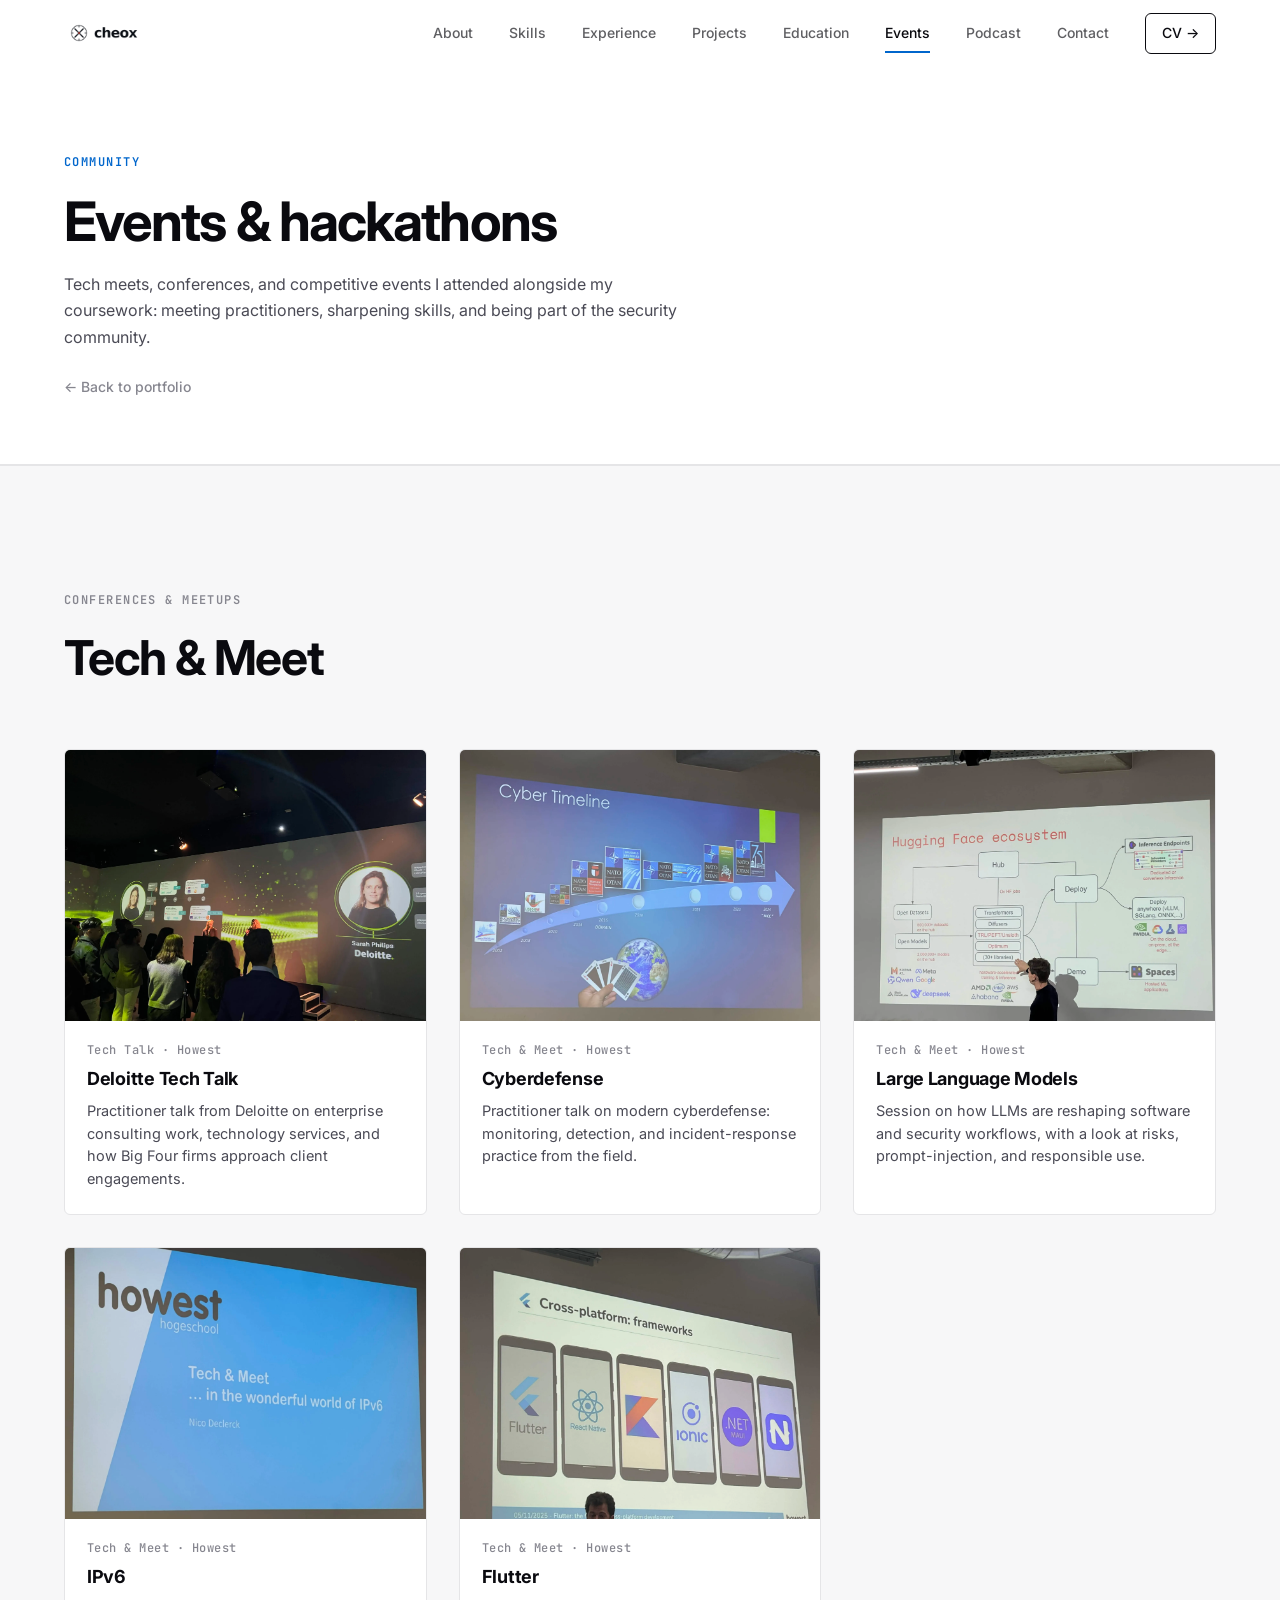
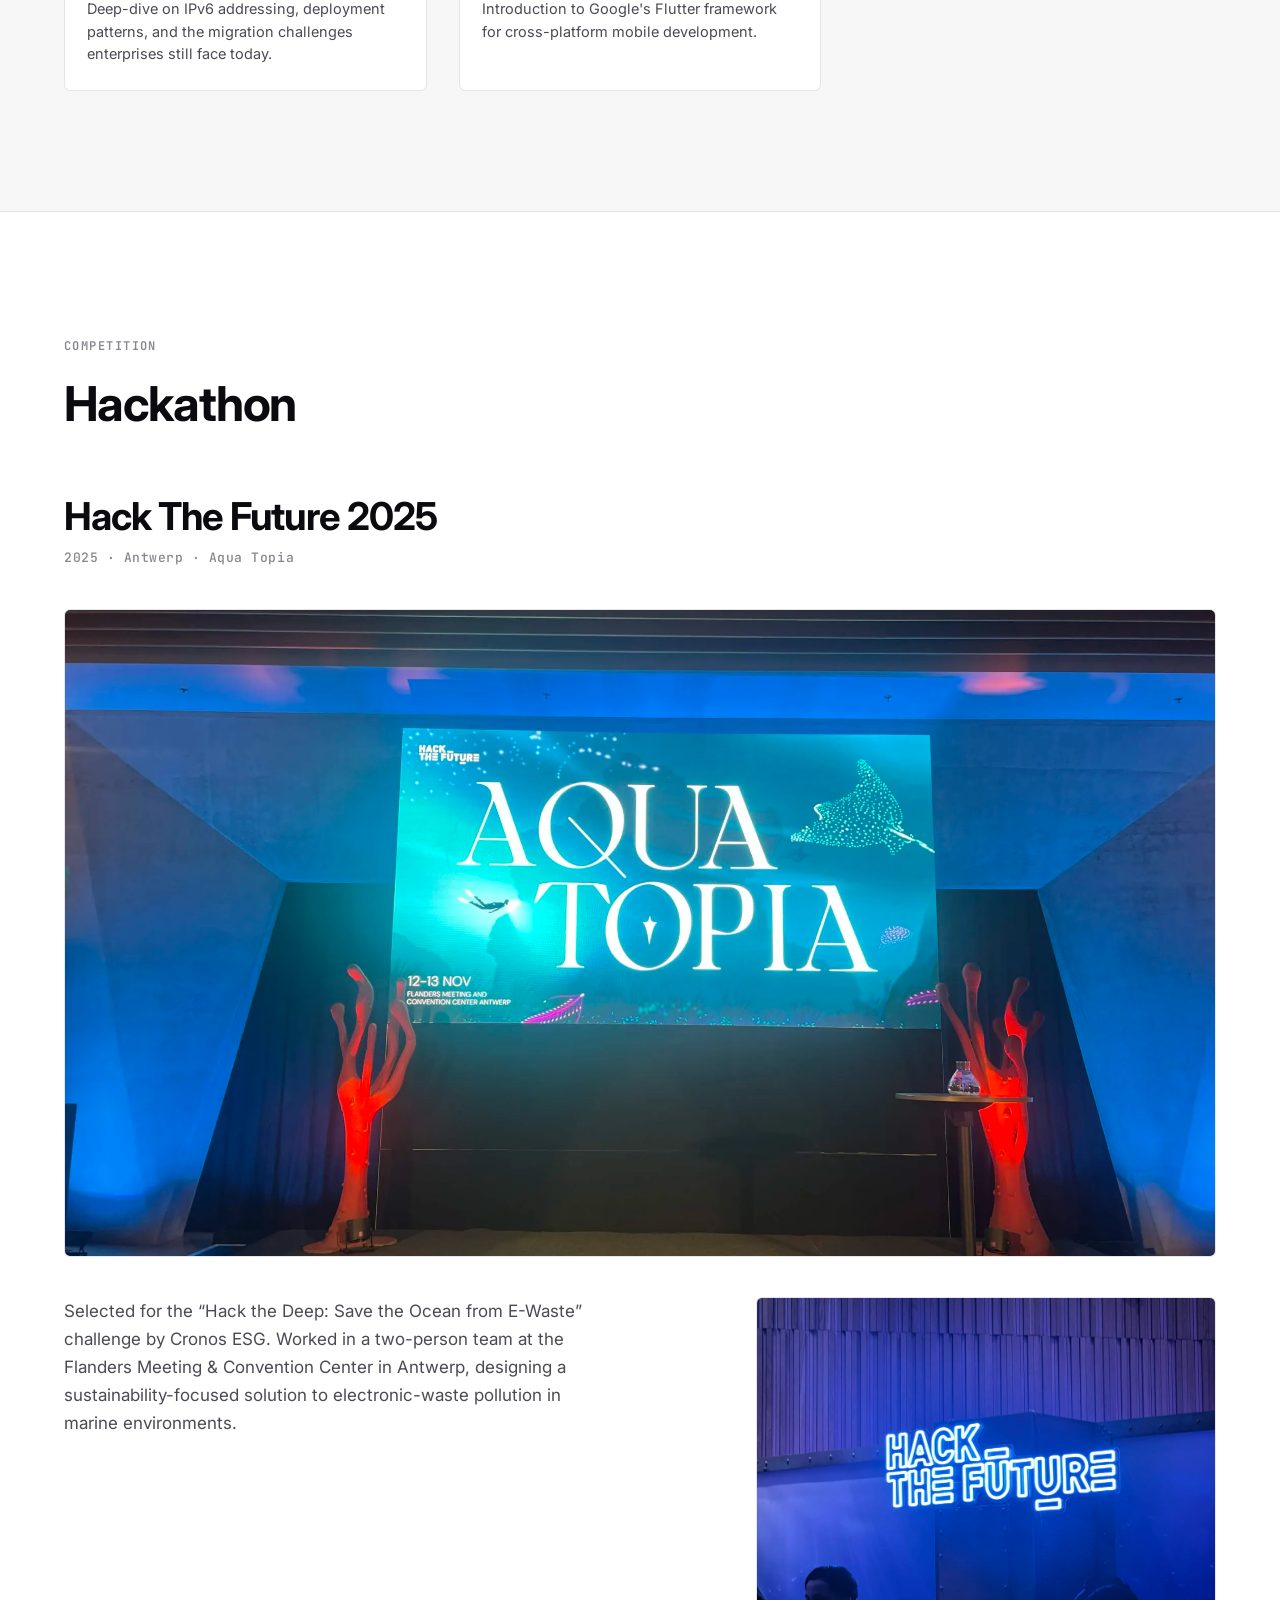
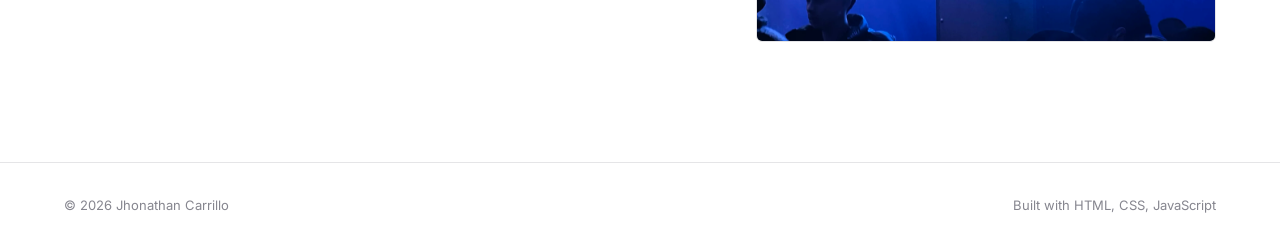
<file: events.html>
<!DOCTYPE html>
<html lang="en">
<head>
    <meta charset="UTF-8">
    <meta name="viewport" content="width=device-width, initial-scale=1.0">
    <title>Events & Hackathons | Jhonathan Carrillo</title>
    <meta name="description" content="Tech meets, conferences, and hackathons attended by Jhonathan Carrillo alongside his cybersecurity studies.">
    <link rel="preconnect" href="https://fonts.googleapis.com">
    <link rel="preconnect" href="https://fonts.gstatic.com" crossorigin>
    <link href="https://fonts.googleapis.com/css2?family=Inter:wght@400;500;600;700&family=JetBrains+Mono:wght@400;500&display=swap" rel="stylesheet">
    <link rel="stylesheet" href="css/style.css">
</head>
<body class="is-subpage">

    <header class="site-header" id="siteHeader">
        <div class="container site-header__inner">
            <a href="index.html" class="brand" aria-label="Cheox — Jhonathan Carrillo, home">
                <img src="img/cheox-logo-horizontal.png" alt="Cheox" class="brand__logo">
            </a>
            <nav class="nav" id="primaryNav">
                <a href="index.html#about">About</a>
                <a href="index.html#skills">Skills</a>
                <a href="index.html#experience">Experience</a>
                <a href="index.html#projects">Projects</a>
                <a href="index.html#education">Education</a>
                <a href="events.html" class="is-active">Events</a>
                <a href="podcast.html">Podcast</a>
                <a href="index.html#contact">Contact</a>
                <a href="files/JhonathanCV.pdf" target="_blank" rel="noopener" class="nav__cv">CV &rarr;</a>
            </nav>
            <button class="nav-toggle" id="navToggle" aria-label="Open menu" aria-expanded="false">
                <span></span><span></span><span></span>
            </button>
        </div>
    </header>

    <main>

        <!-- Page intro -->
        <section class="page-intro">
            <div class="container">
                <p class="eyebrow eyebrow--accent reveal">Community</p>
                <h1 class="page-intro__title reveal">Events &amp; hackathons</h1>
                <p class="page-intro__lede reveal">
                    Tech meets, conferences, and competitive events I attended alongside my
                    coursework: meeting practitioners, sharpening skills, and being part of
                    the security community.
                </p>
                <p class="page-intro__back reveal">
                    <a href="index.html">&larr; Back to portfolio</a>
                </p>
            </div>
        </section>

        <!-- Tech & Meet -->
        <section class="section section--alt" id="techmeet">
            <div class="container">
                <p class="eyebrow reveal">Conferences &amp; meetups</p>
                <h2 class="section__title reveal">Tech &amp; Meet</h2>

                <div class="events-grid">

                    <article class="event reveal">
                        <div class="event__media">
                            <img src="img/deloitte.webp" alt="Deloitte tech talk at Howest" loading="lazy">
                        </div>
                        <div class="event__body">
                            <p class="event__date">Tech Talk &middot; Howest</p>
                            <h3 class="event__title">Deloitte Tech Talk</h3>
                            <p class="event__desc">
                                Practitioner talk from Deloitte on enterprise consulting work,
                                technology services, and how Big Four firms approach client
                                engagements.
                            </p>
                        </div>
                    </article>

                    <article class="event reveal">
                        <div class="event__media">
                            <img src="img/Cyberdefense%20T%26M.webp" alt="Cyberdefense Tech & Meet session" loading="lazy">
                        </div>
                        <div class="event__body">
                            <p class="event__date">Tech &amp; Meet &middot; Howest</p>
                            <h3 class="event__title">Cyberdefense</h3>
                            <p class="event__desc">
                                Practitioner talk on modern cyberdefense: monitoring, detection,
                                and incident-response practice from the field.
                            </p>
                        </div>
                    </article>

                    <article class="event reveal">
                        <div class="event__media">
                            <img src="img/LLM%20T%26M.webp" alt="LLM Tech & Meet session" loading="lazy">
                        </div>
                        <div class="event__body">
                            <p class="event__date">Tech &amp; Meet &middot; Howest</p>
                            <h3 class="event__title">Large Language Models</h3>
                            <p class="event__desc">
                                Session on how LLMs are reshaping software and security workflows,
                                with a look at risks, prompt-injection, and responsible use.
                            </p>
                        </div>
                    </article>

                    <article class="event reveal">
                        <div class="event__media">
                            <img src="img/IPV6%20T%26M.webp" alt="IPv6 Tech & Meet session" loading="lazy">
                        </div>
                        <div class="event__body">
                            <p class="event__date">Tech &amp; Meet &middot; Howest</p>
                            <h3 class="event__title">IPv6</h3>
                            <p class="event__desc">
                                Deep-dive on IPv6 addressing, deployment patterns, and the
                                migration challenges enterprises still face today.
                            </p>
                        </div>
                    </article>

                    <article class="event reveal">
                        <div class="event__media">
                            <img src="img/Flutter%20T%26M.webp" alt="Flutter Tech & Meet session" loading="lazy">
                        </div>
                        <div class="event__body">
                            <p class="event__date">Tech &amp; Meet &middot; Howest</p>
                            <h3 class="event__title">Flutter</h3>
                            <p class="event__desc">
                                Introduction to Google's Flutter framework for cross-platform
                                mobile development.
                            </p>
                        </div>
                    </article>

                </div>
            </div>
        </section>

        <!-- Hackathon -->
        <section class="section" id="hackathon">
            <div class="container">
                <p class="eyebrow reveal">Competition</p>
                <h2 class="section__title reveal">Hackathon</h2>

                <!-- TODO: fill in title / dates / theme / role / outcome with specifics -->
                <article class="hackathon reveal">
                    <header class="hackathon__head">
                        <h3 class="hackathon__title">Hack The Future 2025</h3>
                        <p class="hackathon__meta">2025 &middot; Antwerp &middot; Aqua Topia</p>
                    </header>

                    <figure class="hackathon__main">
                        <img src="img/HACKATHON.webp" alt="Hackathon team and workspace" loading="lazy">
                    </figure>

                    <div class="hackathon__content">
                        <div class="hackathon__body">
                            <p class="hackathon__desc">
                                Selected for the &ldquo;Hack the Deep: Save the Ocean from
                                E-Waste&rdquo; challenge by Cronos ESG. Worked in a
                                two-person team at the Flanders Meeting &amp; Convention
                                Center in Antwerp, designing a sustainability-focused
                                solution to electronic-waste pollution in marine
                                environments.
                            </p>
                        </div>

                        <figure class="hackathon__sub">
                            <img src="img/Hackathon2.webp" alt="Hackathon team and workspace (second view)" loading="lazy">
                        </figure>
                    </div>
                </article>
            </div>
        </section>

    </main>

    <footer class="site-footer">
        <div class="container site-footer__inner">
            <p>&copy; 2026 Jhonathan Carrillo</p>
            <p class="site-footer__meta">
                Built with HTML, CSS, JavaScript
              
        </div>
    </footer>

    <script src="js/script.js"></script>
</body>
</html>
</file>
<file: css/style.css>
/* ============================================================
   Jhonathan Carrillo / Cybersecurity portfolio
   Enterprise-grade aesthetic (Red Hat, Accenture, Deloitte references).
   ============================================================ */

:root {
  /* Surfaces */
  --bg:           #ffffff;
  --bg-alt:       #f7f7f8;
  --bg-dark:      #0a0a0f;
  --bg-dark-deep: #050507;
  --border:       #e5e5e7;
  --border-strong:#d1d1d6;

  /* Text */
  --text:           #0a0a0f;
  --text-secondary: #4a4a55;
  --text-tertiary:  #86868f;
  --text-on-dark:           #ffffff;
  --text-on-dark-secondary: rgba(255, 255, 255, 0.7);
  --text-on-dark-tertiary:  rgba(255, 255, 255, 0.5);

  /* Accent (enterprise blue) */
  --accent:        #0066cc;
  --accent-strong: #004999;
  --accent-soft:   rgba(0, 102, 204, 0.10);

  /* Fonts */
  --font-sans: 'Inter', -apple-system, BlinkMacSystemFont, 'Segoe UI', Roboto, 'Helvetica Neue', Helvetica, Arial, sans-serif;
  --font-mono: 'JetBrains Mono', ui-monospace, SFMono-Regular, Menlo, Monaco, Consolas, monospace;

  /* Layout */
  --container: 1200px;
  --gutter: 24px;
  --header-h: 68px;
  --radius: 6px;

  /* Motion */
  --ease: cubic-bezier(0.4, 0, 0.2, 1);
  --t-fast: 180ms var(--ease);
  --t-base: 320ms var(--ease);
  --t-slow: 560ms var(--ease);
}

/* ---------- Reset ---------- */
*, *::before, *::after { box-sizing: border-box; }
* { margin: 0; padding: 0; }
html { scroll-behavior: smooth; -webkit-text-size-adjust: 100%; }
body {
  font-family: var(--font-sans);
  font-size: 16px;
  line-height: 1.6;
  color: var(--text);
  background: var(--bg);
  -webkit-font-smoothing: antialiased;
  -moz-osx-font-smoothing: grayscale;
  overflow-x: hidden;
}
img, picture { display: block; max-width: 100%; height: auto; }
ul, ol { list-style: none; }
a { color: inherit; text-decoration: none; }
button { font: inherit; background: none; border: 0; cursor: pointer; color: inherit; }

::selection { background: var(--accent); color: #fff; }

/* ---------- Layout primitives ---------- */
.container {
  width: 100%;
  max-width: var(--container);
  margin: 0 auto;
  padding: 0 var(--gutter);
}

.section {
  padding: 120px 0;
  border-top: 1px solid var(--border);
}
.section--alt { background: var(--bg-alt); }

.eyebrow {
  display: inline-block;
  font-size: 12px;
  font-weight: 600;
  letter-spacing: 0.12em;
  text-transform: uppercase;
  color: var(--text-tertiary);
  margin-bottom: 20px;
  font-family: var(--font-mono);
}
.eyebrow--accent { color: var(--accent); }

.section__title {
  font-size: clamp(2rem, 4vw, 3rem);
  font-weight: 700;
  letter-spacing: -0.025em;
  line-height: 1.15;
  margin-bottom: 64px;
  max-width: 820px;
  color: var(--text);
}

/* =====================================================
   Site header
   ===================================================== */
.site-header {
  position: fixed;
  top: 0; left: 0; right: 0;
  height: var(--header-h);
  z-index: 50;
  display: flex;
  align-items: center;
  transition: background var(--t-base), border-color var(--t-base), backdrop-filter var(--t-base);
  border-bottom: 1px solid transparent;
}
.site-header.is-scrolled {
  background: rgba(255, 255, 255, 0.85);
  backdrop-filter: saturate(180%) blur(14px);
  -webkit-backdrop-filter: saturate(180%) blur(14px);
  border-bottom-color: var(--border);
}
.site-header.on-dark {
  color: var(--text-on-dark);
}
.site-header.on-dark.is-scrolled {
  background: rgba(10, 10, 15, 0.7);
  border-bottom-color: rgba(255, 255, 255, 0.08);
}

.site-header__inner {
  display: flex;
  align-items: center;
  justify-content: space-between;
  width: 100%;
}

.brand {
  display: inline-flex;
  align-items: center;
  height: 100%;
  color: inherit;
  transition: opacity var(--t-fast);
}
.brand:hover { opacity: 0.75; }

.brand__logo {
  height: 30px;
  width: auto;
  display: block;
  transition: filter var(--t-fast);
}
/* On the dark hero, invert the black logo to a clean white silhouette */
.site-header.on-dark .brand__logo {
  filter: brightness(0) invert(1);
}

.nav {
  display: flex;
  align-items: center;
  gap: 36px;
}
.nav a {
  font-size: 14px;
  font-weight: 500;
  color: inherit;
  opacity: 0.65;
  transition: opacity var(--t-fast);
  position: relative;
}
.nav a:hover,
.nav a.is-active {
  opacity: 1;
}
.nav a.is-active::after {
  content: '';
  position: absolute;
  left: 0;
  bottom: -8px;
  width: 100%;
  height: 1.5px;
  background: var(--accent);
}
.site-header.on-dark .nav a.is-active::after { background: var(--accent); }

.nav__cv {
  padding: 8px 16px;
  border: 1px solid currentColor;
  border-radius: var(--radius);
  opacity: 1 !important;
  font-size: 13px;
  transition: background var(--t-fast), color var(--t-fast);
}
.nav__cv:hover {
  background: var(--text);
  color: var(--bg) !important;
}
.site-header.on-dark .nav__cv:hover {
  background: var(--text-on-dark);
  color: var(--bg-dark) !important;
}

.nav-toggle {
  display: none;
  width: 40px;
  height: 40px;
  flex-direction: column;
  align-items: center;
  justify-content: center;
  gap: 4px;
}
.nav-toggle span {
  display: block;
  width: 22px;
  height: 1.5px;
  background: currentColor;
  border-radius: 1px;
  transition: transform var(--t-fast), opacity var(--t-fast);
}
.nav-toggle.is-open span:nth-child(1) { transform: translateY(5.5px) rotate(45deg); }
.nav-toggle.is-open span:nth-child(2) { opacity: 0; }
.nav-toggle.is-open span:nth-child(3) { transform: translateY(-5.5px) rotate(-45deg); }

/* =====================================================
   Hero — dark, with animated background
   ===================================================== */
.hero {
  position: relative;
  min-height: 100vh;
  background: var(--bg-dark);
  color: var(--text-on-dark);
  overflow: hidden;
  display: flex;
  align-items: center;
  padding: calc(var(--header-h) + 96px) 0 96px;
}

/* --- Animated background layers --- */
.hero__bg {
  position: absolute;
  inset: 0;
  pointer-events: none;
  overflow: hidden;
}

/* Subtle technical grid — slowly drifts */
.hero__grid {
  position: absolute;
  inset: -20% -20%;
  background-image:
    linear-gradient(rgba(255, 255, 255, 0.045) 1px, transparent 1px),
    linear-gradient(90deg, rgba(255, 255, 255, 0.045) 1px, transparent 1px);
  background-size: 56px 56px;
  mask-image: radial-gradient(ellipse 70% 70% at 50% 40%, #000 30%, transparent 85%);
  -webkit-mask-image: radial-gradient(ellipse 70% 70% at 50% 40%, #000 30%, transparent 85%);
  animation: grid-drift 90s linear infinite;
  will-change: transform;
}
@keyframes grid-drift {
  from { transform: translate(0, 0); }
  to   { transform: translate(56px, 56px); }
}

/* Diagonal accent scan line — SOC-dashboard feel, very subtle */
.hero__scan {
  position: absolute;
  inset: -50%;
  background: linear-gradient(115deg,
    transparent 42%,
    rgba(0, 102, 204, 0.10) 49%,
    rgba(0, 102, 204, 0.22) 50%,
    rgba(0, 102, 204, 0.10) 51%,
    transparent 58%
  );
  animation: scan-sweep 11s linear infinite;
  will-change: transform;
}
@keyframes scan-sweep {
  0%   { transform: translate(-30%, -30%); }
  100% { transform: translate(30%, 30%); }
}

/* Soft accent glow that breathes */
.hero__glow {
  position: absolute;
  top: -200px;
  left: 50%;
  width: 900px;
  height: 700px;
  background: radial-gradient(ellipse at center,
    rgba(0, 102, 204, 0.35) 0%,
    rgba(0, 102, 204, 0.10) 35%,
    transparent 70%);
  transform: translateX(-50%);
  filter: blur(40px);
  animation: glow-pulse 7s ease-in-out infinite;
  will-change: opacity, transform;
}
@keyframes glow-pulse {
  0%, 100% { opacity: 0.55; transform: translateX(-50%) scale(1); }
  50%      { opacity: 0.85; transform: translateX(-50%) scale(1.05); }
}

/* Fine noise so the dark plane has texture */
.hero__noise {
  position: absolute;
  inset: 0;
  opacity: 0.06;
  mix-blend-mode: overlay;
  background-image: url("data:image/svg+xml;utf8,<svg xmlns='http://www.w3.org/2000/svg' width='220' height='220'><filter id='n'><feTurbulence type='fractalNoise' baseFrequency='0.9' numOctaves='2' stitchTiles='stitch'/></filter><rect width='100%' height='100%' filter='url(%23n)'/></svg>");
}

/* --- Hero content --- */
.hero__inner {
  position: relative;
  z-index: 1;
}

.hero__title {
  font-size: clamp(2.5rem, 6vw, 4.5rem);
  font-weight: 700;
  letter-spacing: -0.04em;
  line-height: 1.02;
  margin-bottom: 28px;
  max-width: 900px;
}

.hero__lede {
  font-size: clamp(1.05rem, 1.3vw, 1.2rem);
  line-height: 1.6;
  color: var(--text-on-dark-secondary);
  max-width: 620px;
  margin-bottom: 40px;
}

.hero__cta {
  display: flex;
  flex-wrap: wrap;
  gap: 12px;
  margin-bottom: 80px;
}

.hero__meta {
  display: grid;
  grid-template-columns: repeat(4, 1fr);
  gap: 32px;
  max-width: 720px;
  padding-top: 32px;
  border-top: 1px solid rgba(255, 255, 255, 0.12);
}
.hero__meta div { display: flex; flex-direction: column; gap: 6px; }
.hero__meta dt {
  font-size: 11px;
  font-weight: 600;
  text-transform: uppercase;
  letter-spacing: 0.1em;
  color: var(--text-on-dark-tertiary);
  font-family: var(--font-mono);
}
.hero__meta dd {
  font-size: 15px;
  font-weight: 500;
  color: var(--text-on-dark);
}

/* =====================================================
   Buttons
   ===================================================== */
.btn {
  display: inline-flex;
  align-items: center;
  gap: 8px;
  padding: 13px 22px;
  font-family: inherit;
  font-size: 14px;
  font-weight: 600;
  letter-spacing: -0.005em;
  border-radius: var(--radius);
  border: 1px solid transparent;
  cursor: pointer;
  transition: background var(--t-fast), border-color var(--t-fast), color var(--t-fast), transform var(--t-fast);
  white-space: nowrap;
}
.btn:active { transform: translateY(1px); }

.btn--primary {
  background: var(--accent);
  color: #fff;
  border-color: var(--accent);
}
.btn--primary:hover {
  background: var(--accent-strong);
  border-color: var(--accent-strong);
}

.btn--ghost {
  background: transparent;
  color: var(--text-on-dark);
  border-color: rgba(255, 255, 255, 0.25);
}
.btn--ghost:hover {
  background: rgba(255, 255, 255, 0.06);
  border-color: rgba(255, 255, 255, 0.5);
}

.btn--outline {
  background: transparent;
  color: var(--text);
  border-color: var(--border-strong);
}
.btn--outline:hover {
  background: var(--text);
  color: #fff;
  border-color: var(--text);
}

/* =====================================================
   About
   ===================================================== */
.about-grid {
  display: grid;
  grid-template-columns: 1fr 1fr;
  gap: 48px;
}
.about-grid p {
  font-size: 17px;
  line-height: 1.7;
  color: var(--text-secondary);
}

/* =====================================================
   Skills
   ===================================================== */
.skills-grid {
  display: grid;
  grid-template-columns: repeat(2, 1fr);
  gap: 56px 80px;
}
.skill-group h3 {
  font-size: 12px;
  font-weight: 600;
  text-transform: uppercase;
  letter-spacing: 0.1em;
  color: var(--text-tertiary);
  margin-bottom: 20px;
  padding-bottom: 16px;
  border-bottom: 1px solid var(--border);
  font-family: var(--font-mono);
}
.skill-group ul {
  display: flex;
  flex-wrap: wrap;
  gap: 8px;
}
.skill-group li {
  display: inline-flex;
  align-items: center;
  gap: 8px;
  padding: 7px 14px 7px 10px;
  background: var(--bg);
  border: 1px solid var(--border);
  border-radius: var(--radius);
  font-size: 14px;
  font-weight: 500;
  color: var(--text);
  transition: border-color var(--t-fast), transform var(--t-fast);
}
.skill-group li:hover {
  border-color: var(--text);
  transform: translateY(-1px);
}

.skill-icon {
  width: 16px;
  height: 16px;
  display: block;
  flex-shrink: 0;
  color: var(--text-tertiary);  /* used by inline SVGs via currentColor */
}

/* =====================================================
   Projects
   ===================================================== */
.projects {
  display: flex;
  flex-direction: column;
  gap: 96px;
}

.project {
  display: grid;
  grid-template-columns: 5fr 6fr;
  gap: 64px;
  align-items: center;
}
.project:nth-child(even) {
  grid-template-columns: 6fr 5fr;
}
.project:nth-child(even) .project__media {
  order: 2;
}

.project__media {
  position: relative;
  aspect-ratio: 4 / 3;
  overflow: hidden;
  border-radius: var(--radius);
  background: var(--bg-alt);
  border: 1px solid var(--border);
}
.project__media img {
  width: 100%;
  height: 100%;
  object-fit: cover;
  transition: transform 600ms var(--ease);
}
.project:hover .project__media img {
  transform: scale(1.035);
}

.project__index {
  font-size: 12px;
  font-weight: 600;
  letter-spacing: 0.1em;
  text-transform: uppercase;
  color: var(--accent);
  margin-bottom: 14px;
  font-family: var(--font-mono);
}
.project__title {
  font-size: clamp(1.4rem, 2vw, 1.75rem);
  font-weight: 700;
  letter-spacing: -0.02em;
  line-height: 1.2;
  margin-bottom: 14px;
}
.project__body > p {
  font-size: 16px;
  line-height: 1.65;
  color: var(--text-secondary);
  margin-bottom: 20px;
  max-width: 540px;
}
.project__tags {
  display: flex;
  flex-wrap: wrap;
  gap: 6px;
  margin-bottom: 20px;
}
.project__tags li {
  font-size: 12px;
  font-weight: 500;
  font-family: var(--font-mono);
  color: var(--text-secondary);
  padding: 4px 10px;
  border: 1px solid var(--border);
  border-radius: 999px;
  background: var(--bg);
}
.project__link {
  font-size: 14px;
  font-weight: 600;
  color: var(--accent);
  display: inline-flex;
  align-items: center;
  gap: 6px;
  transition: gap var(--t-fast);
}
.project__link:hover { gap: 12px; }

/* =====================================================
   Education / Timeline
   ===================================================== */
.timeline {
  position: relative;
  max-width: 820px;
  padding-left: 28px;
}
.timeline::before {
  content: '';
  position: absolute;
  left: 0;
  top: 10px;
  bottom: 10px;
  width: 1px;
  background: var(--border-strong);
}
.timeline__item {
  position: relative;
  padding-bottom: 48px;
}
.timeline__item:last-child { padding-bottom: 0; }
.timeline__item::before {
  content: '';
  position: absolute;
  left: -32px;
  top: 6px;
  width: 9px;
  height: 9px;
  background: var(--accent);
  border-radius: 50%;
  outline: 4px solid var(--bg);
}
.section--alt .timeline__item::before { outline-color: var(--bg-alt); }
.timeline__date {
  font-size: 13px;
  font-weight: 500;
  color: var(--text-tertiary);
  margin-bottom: 8px;
  font-family: var(--font-mono);
}
.timeline__title {
  font-size: 19px;
  font-weight: 700;
  letter-spacing: -0.015em;
  margin-bottom: 4px;
}
.timeline__org {
  font-size: 15px;
  color: var(--text-secondary);
  margin-bottom: 10px;
  display: flex;
  align-items: center;
  gap: 10px;
  flex-wrap: wrap;
}
.timeline__logo {
  height: 18px;
  width: auto;
  display: block;
  flex-shrink: 0;
}
.timeline__desc {
  font-size: 15px;
  color: var(--text-secondary);
  line-height: 1.6;
  max-width: 600px;
}

/* =====================================================
   Contact
   ===================================================== */
.contact__lede {
  font-size: 18px;
  line-height: 1.65;
  color: var(--text-secondary);
  max-width: 640px;
  margin-bottom: 40px;
}

.contact-list {
  display: grid;
  grid-template-columns: repeat(2, 1fr);
  border-top: 1px solid var(--border-strong);
}
.contact-item {
  padding: 28px 32px 28px 0;
  border-bottom: 1px solid var(--border);
  display: flex;
  flex-direction: column;
  gap: 8px;
}
.contact-item:nth-child(odd) { border-right: 1px solid var(--border); padding-left: 0; }
.contact-item:nth-child(even) { padding-left: 32px; }

.contact-item dt {
  font-size: 11px;
  font-weight: 600;
  text-transform: uppercase;
  letter-spacing: 0.12em;
  color: var(--text-tertiary);
  font-family: var(--font-mono);
}
.contact-item dd { margin: 0; }
.contact-item a {
  font-size: 16px;
  font-weight: 500;
  color: var(--text);
  word-break: break-word;
  transition: color var(--t-fast);
}
.contact-item a:hover { color: var(--accent); }

/* =====================================================
   Footer
   ===================================================== */
.site-footer {
  border-top: 1px solid var(--border);
  padding: 32px 0;
  background: var(--bg);
}
.site-footer__inner {
  display: flex;
  align-items: center;
  justify-content: space-between;
  font-size: 13px;
  color: var(--text-tertiary);
  flex-wrap: wrap;
  gap: 12px;
}
.site-footer a {
  color: var(--text-secondary);
  transition: color var(--t-fast);
}
.site-footer a:hover { color: var(--accent); }

/* =====================================================
   Sub-page intro (used on events.html)
   ===================================================== */
.is-subpage { background: var(--bg); }

.page-intro {
  padding: calc(var(--header-h) + 80px) 0 64px;
  border-bottom: 1px solid var(--border);
}
.page-intro__title {
  font-size: clamp(2rem, 5vw, 3.4rem);
  font-weight: 700;
  letter-spacing: -0.035em;
  line-height: 1.08;
  margin-bottom: 20px;
  max-width: 760px;
}
.page-intro__lede {
  font-size: clamp(1rem, 1.25vw, 1.15rem);
  line-height: 1.65;
  color: var(--text-secondary);
  max-width: 620px;
  margin-bottom: 24px;
}
.page-intro__back a {
  font-size: 14px;
  font-weight: 500;
  color: var(--text-tertiary);
  transition: color var(--t-fast);
}
.page-intro__back a:hover { color: var(--accent); }

/* When on a sub-page, the header should never go on-dark.
   JS already handles this, but a CSS safety net keeps things consistent. */
.is-subpage .site-header { color: var(--text); }

/* =====================================================
   Events grid (Tech & Meet)
   ===================================================== */
.events-grid {
  display: grid;
  grid-template-columns: repeat(3, 1fr);
  gap: 32px;
}

.event {
  display: flex;
  flex-direction: column;
  background: var(--bg);
  border: 1px solid var(--border);
  border-radius: var(--radius);
  overflow: hidden;
  transition: transform var(--t-fast), border-color var(--t-fast);
}
.event:hover {
  transform: translateY(-3px);
  border-color: var(--border-strong);
}

.event__media {
  position: relative;
  aspect-ratio: 4 / 3;
  background: var(--bg-alt);
  overflow: hidden;
}
.event__media img {
  width: 100%;
  height: 100%;
  object-fit: cover;
  transition: transform 500ms var(--ease);
}
.event:hover .event__media img { transform: scale(1.04); }

/* Placeholder treatment — clean grey block with subtle diagonal pattern.
   Reads as intentional rather than broken. */
.event__media--placeholder {
  background:
    repeating-linear-gradient(
      135deg,
      transparent 0,
      transparent 18px,
      rgba(10, 10, 15, 0.025) 18px,
      rgba(10, 10, 15, 0.025) 19px
    ),
    var(--bg-alt);
  position: relative;
}
.event__media--placeholder::after {
  content: '';
  position: absolute;
  top: 50%;
  left: 50%;
  width: 32px;
  height: 32px;
  border: 1.5px solid var(--text-tertiary);
  border-radius: 4px;
  opacity: 0.35;
  transform: translate(-50%, -50%);
  background-image:
    radial-gradient(circle at center, var(--text-tertiary) 4px, transparent 5px);
  background-position: center 60%;
  background-repeat: no-repeat;
}

.event__body {
  padding: 20px 22px 24px;
  display: flex;
  flex-direction: column;
  flex: 1;
}
.event__date {
  font-size: 12px;
  font-family: var(--font-mono);
  font-weight: 500;
  color: var(--text-tertiary);
  letter-spacing: 0.04em;
  margin-bottom: 8px;
}
.event__title {
  font-size: 18px;
  font-weight: 700;
  letter-spacing: -0.015em;
  line-height: 1.25;
  margin-bottom: 10px;
}
.event__desc {
  font-size: 14.5px;
  color: var(--text-secondary);
  line-height: 1.55;
  flex: 1;
}
.event__tags {
  display: flex;
  flex-wrap: wrap;
  gap: 6px;
  margin-top: 16px;
}
.event__tags li {
  font-size: 12px;
  font-family: var(--font-mono);
  font-weight: 500;
  color: var(--text-secondary);
  padding: 4px 10px;
  border: 1px solid var(--border);
  border-radius: 999px;
  background: var(--bg);
}

/* =====================================================
   Hackathon — featured single entry (magazine layout)
   ===================================================== */
.hackathon {
  display: flex;
  flex-direction: column;
  gap: 40px;
}

.hackathon__head {
  display: flex;
  flex-direction: column;
  gap: 10px;
  max-width: 800px;
}
.hackathon__title {
  font-size: clamp(1.7rem, 3vw, 2.4rem);
  font-weight: 700;
  letter-spacing: -0.025em;
  line-height: 1.12;
  color: var(--text);
}
.hackathon__meta {
  font-family: var(--font-mono);
  font-size: 13px;
  font-weight: 500;
  letter-spacing: 0.04em;
  color: var(--text-tertiary);
}

/* Wide hero image */
.hackathon__main {
  position: relative;
  aspect-ratio: 16 / 9;
  border-radius: var(--radius);
  overflow: hidden;
  border: 1px solid var(--border);
  background: var(--bg-alt);
}
.hackathon__main img {
  width: 100%;
  height: 100%;
  object-fit: cover;
  transition: transform 700ms var(--ease);
}
.hackathon:hover .hackathon__main img { transform: scale(1.02); }

/* 2-column row: body left, secondary photo right */
.hackathon__content {
  display: grid;
  grid-template-columns: 7fr 5fr;
  gap: 48px;
  align-items: start;
}

.hackathon__body {
  display: flex;
  flex-direction: column;
}
.hackathon__desc {
  font-size: 17px;
  color: var(--text-secondary);
  line-height: 1.65;
  margin-bottom: 28px;
  max-width: 540px;
}

/* Structured facts table */
.hackathon__facts {
  display: grid;
  grid-template-columns: repeat(2, minmax(0, 1fr));
  gap: 20px 32px;
  padding-top: 24px;
  border-top: 1px solid var(--border);
}
.hackathon__facts > div {
  display: flex;
  flex-direction: column;
  gap: 4px;
}
.hackathon__facts dt {
  font-family: var(--font-mono);
  font-size: 11px;
  font-weight: 600;
  letter-spacing: 0.1em;
  text-transform: uppercase;
  color: var(--text-tertiary);
}
.hackathon__facts dd {
  font-size: 15px;
  font-weight: 500;
  color: var(--text);
  margin: 0;
  letter-spacing: -0.005em;
}

/* Secondary photo */
.hackathon__sub {
  position: relative;
  aspect-ratio: 4 / 3;
  border-radius: var(--radius);
  overflow: hidden;
  border: 1px solid var(--border);
  background: var(--bg-alt);
}
.hackathon__sub img {
  width: 100%;
  height: 100%;
  object-fit: cover;
  transition: transform 700ms var(--ease);
}
.hackathon:hover .hackathon__sub img { transform: scale(1.02); }

/* =====================================================
   Podcast — episode cards
   ===================================================== */
.podcast-grid {
  display: grid;
  grid-template-columns: repeat(2, 1fr);
  gap: 32px;
}

.episode {
  display: flex;
  flex-direction: column;
  background: var(--bg);
  border: 1px solid var(--border);
  border-radius: var(--radius);
  overflow: hidden;
  transition: transform var(--t-fast), border-color var(--t-fast);
}
.episode:hover {
  transform: translateY(-3px);
  border-color: var(--border-strong);
}

.episode__cover {
  position: relative;
  aspect-ratio: 16 / 9;
  background: var(--bg-dark);
  overflow: hidden;
}
.episode__cover img {
  width: 100%;
  height: 100%;
  object-fit: cover;
  transition: transform 500ms var(--ease);
}
.episode:hover .episode__cover img { transform: scale(1.04); }

.episode__body {
  padding: 22px 24px 24px;
  display: flex;
  flex-direction: column;
  gap: 10px;
  flex: 1;
}
.episode__date {
  font-size: 12px;
  font-family: var(--font-mono);
  font-weight: 500;
  color: var(--text-tertiary);
  letter-spacing: 0.04em;
}
.episode__title {
  font-size: 19px;
  font-weight: 700;
  letter-spacing: -0.015em;
  line-height: 1.25;
}
.episode__desc {
  font-size: 14.5px;
  color: var(--text-secondary);
  line-height: 1.55;
  flex: 1;
}
.episode__audio {
  width: 100%;
  margin-top: 6px;
  border-radius: var(--radius);
  outline: none;
}
.episode__audio::-webkit-media-controls-panel {
  background: var(--bg-alt);
}

/* =====================================================
   Reveal-on-scroll
   ===================================================== */
.reveal {
  opacity: 0;
  transform: translateY(16px);
  transition: opacity var(--t-slow), transform var(--t-slow);
}
.reveal.is-visible {
  opacity: 1;
  transform: translateY(0);
}

/* =====================================================
   Custom scrollbar (subtle)
   ===================================================== */
::-webkit-scrollbar { width: 12px; height: 12px; }
::-webkit-scrollbar-track { background: var(--bg-alt); }
::-webkit-scrollbar-thumb {
  background: var(--border-strong);
  border: 3px solid var(--bg-alt);
  border-radius: 999px;
}
::-webkit-scrollbar-thumb:hover { background: var(--text-tertiary); }

/* =====================================================
   Responsive
   ===================================================== */
@media (max-width: 960px) {
  .section { padding: 80px 0; }
  .section__title { margin-bottom: 48px; }
  .about-grid { grid-template-columns: 1fr; gap: 24px; }
  .skills-grid { gap: 40px; }
  .project,
  .project:nth-child(even) {
    grid-template-columns: 1fr;
    gap: 24px;
  }
  .project:nth-child(even) .project__media { order: 0; }
  .hero__meta { grid-template-columns: repeat(2, 1fr); gap: 24px; }
  .events-grid { grid-template-columns: repeat(2, 1fr); gap: 24px; }
  .podcast-grid { grid-template-columns: 1fr; gap: 24px; }
  .hackathon { gap: 32px; }
  .hackathon__content { grid-template-columns: 1fr; gap: 32px; }
  .hackathon__sub { max-width: 480px; }
  .page-intro { padding: calc(var(--header-h) + 56px) 0 48px; }
}

@media (max-width: 720px) {
  :root { --header-h: 60px; }
  .nav-toggle { display: flex; }

  .nav {
    position: fixed;
    top: var(--header-h);
    left: 0; right: 0;
    flex-direction: column;
    align-items: flex-start;
    gap: 0;
    padding: 24px var(--gutter);
    background: var(--bg);
    border-bottom: 1px solid var(--border);
    transform: translateY(-12px);
    opacity: 0;
    pointer-events: none;
    transition: opacity var(--t-fast), transform var(--t-fast);
  }
  .site-header.on-dark .nav { background: var(--bg-dark); border-bottom-color: rgba(255,255,255,0.08); }
  .nav.is-open { transform: translateY(0); opacity: 1; pointer-events: auto; }
  .nav a {
    width: 100%;
    padding: 14px 0;
    border-bottom: 1px solid var(--border);
    font-size: 16px;
    opacity: 1;
  }
  .site-header.on-dark .nav a { border-bottom-color: rgba(255,255,255,0.08); }
  .nav a:last-child { border-bottom: 0; }
  .nav a.is-active::after { display: none; }
  .nav__cv {
    margin-top: 16px;
    padding: 12px 20px;
    align-self: flex-start;
  }

  .hero { padding: calc(var(--header-h) + 64px) 0 64px; }
  .hero__cta { flex-direction: column; align-items: stretch; }
  .btn { justify-content: center; width: 100%; }
  .skills-grid { grid-template-columns: 1fr; gap: 32px; }
  .events-grid { grid-template-columns: 1fr; gap: 20px; }
  .podcast-grid { grid-template-columns: 1fr; gap: 20px; }
  .hackathon__facts { grid-template-columns: 1fr; gap: 16px; }
  .contact-list { grid-template-columns: 1fr; }
  .contact-item:nth-child(odd) { border-right: 0; }
  .contact-item:nth-child(even) { padding-left: 0; }
  .site-footer__inner { flex-direction: column; align-items: flex-start; }
}

/* =====================================================
   Reduced motion
   ===================================================== */
@media (prefers-reduced-motion: reduce) {
  .hero__grid, .hero__scan, .hero__glow { animation: none; }
  *, *::before, *::after {
    animation-duration: 0.001ms !important;
    transition-duration: 0.001ms !important;
  }
  .reveal { opacity: 1; transform: none; }
}
</file>
